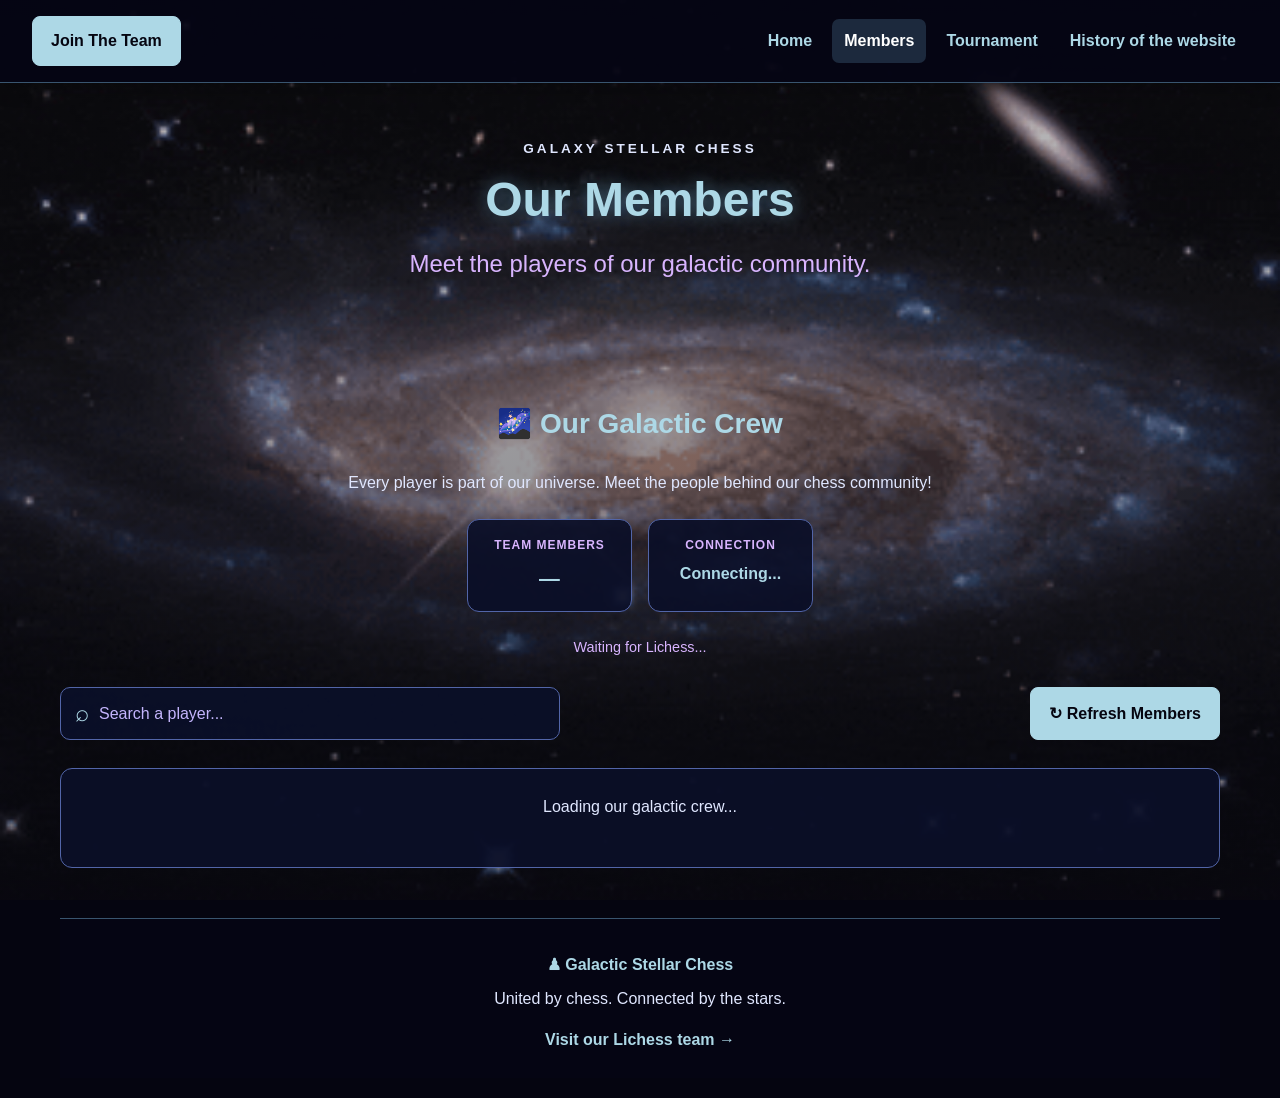
<file: members.html>
<!DOCTYPE html>
<html lang="en">
<head>
    <meta charset="UTF-8">
    <meta name="viewport" content="width=device-width, initial-scale=1.0">

    <title>Our Members | Galaxy Stellar Chess</title>

    <meta
        name="description"
        content="Meet the players of Galactic Stellar Chess, our Lichess chess community."
    >

    <link rel="stylesheet" href="style.css">

    <script src="members.js" defer></script>
</head>

<body>

    <!-- NAVIGATION -->
    <nav class="top-nav" aria-label="Main navigation">

        <a
            class="join-button"
            href="https://lichess.org/team/galaxy-stellar-chess"
            target="_blank"
            rel="noopener noreferrer"
        >
            Join The Team
        </a>

        <div class="top-nav-links">
            <a href="index.html">Home</a>
            <a href="members.html" aria-current="page">Members</a>
            <a href="tournament.html">Tournament</a>
            <a href="websitehistory.html">History of the website</a>
        </div>

    </nav>


    <!-- PAGE HEADER -->
    <header class="page-header">

        <p class="eyebrow">GALAXY STELLAR CHESS</p>

        <h1>Our Members</h1>

        <p class="subtitle">
            Meet the players of our galactic community.
        </p>

    </header>


    <!-- MAIN CONTENT -->
    <main class="members-page">

        <!-- TEAM INTRODUCTION -->
        <section class="members-info">

            <h2>🌌 Our Galactic Crew</h2>

            <p>
                Every player is part of our universe.
                Meet the people behind our chess community!
            </p>

            <div class="member-stats">

                <div class="stat-card">
                    <span class="stat-label">TEAM MEMBERS</span>
                    <span
                        id="member-count"
                        class="stat-number"
                    >—</span>
                </div>

                <div class="stat-card">
                    <span class="stat-label">CONNECTION</span>
                    <span
                        id="member-status"
                        class="status-text"
                    >Connecting...</span>
                </div>

            </div>

            <p
                id="last-update"
                class="last-update"
                aria-live="polite"
            >
                Waiting for Lichess...
            </p>

        </section>


        <!-- SEARCH AND REFRESH -->
        <section
            class="members-controls"
            aria-label="Member controls"
        >

            <div class="search-wrapper">

                <span aria-hidden="true">⌕</span>

                <input
                    type="search"
                    id="member-search"
                    placeholder="Search a player..."
                    aria-label="Search team members"
                    autocomplete="off"
                >

            </div>

            <button
                id="refresh-members"
                class="refresh-button"
                type="button"
            >
                ↻ Refresh Members
            </button>

        </section>


        <!-- MEMBER CARDS -->
        <section
            class="members-grid"
            id="members"
            aria-label="Team members"
            aria-live="polite"
            aria-busy="true"
        >

            <p class="members-message">
                Loading our galactic crew...
            </p>

        </section>


        <!-- FOOTER -->
        <footer class="members-footer">

            <p>♟ Galactic Stellar Chess</p>

            <p>
                United by chess. Connected by the stars.
            </p>

            <a
                href="https://lichess.org/team/galaxy-stellar-chess"
                target="_blank"
                rel="noopener noreferrer"
            >
                Visit our Lichess team →
            </a>

        </footer>

    </main>

</body>
</html>
</file>
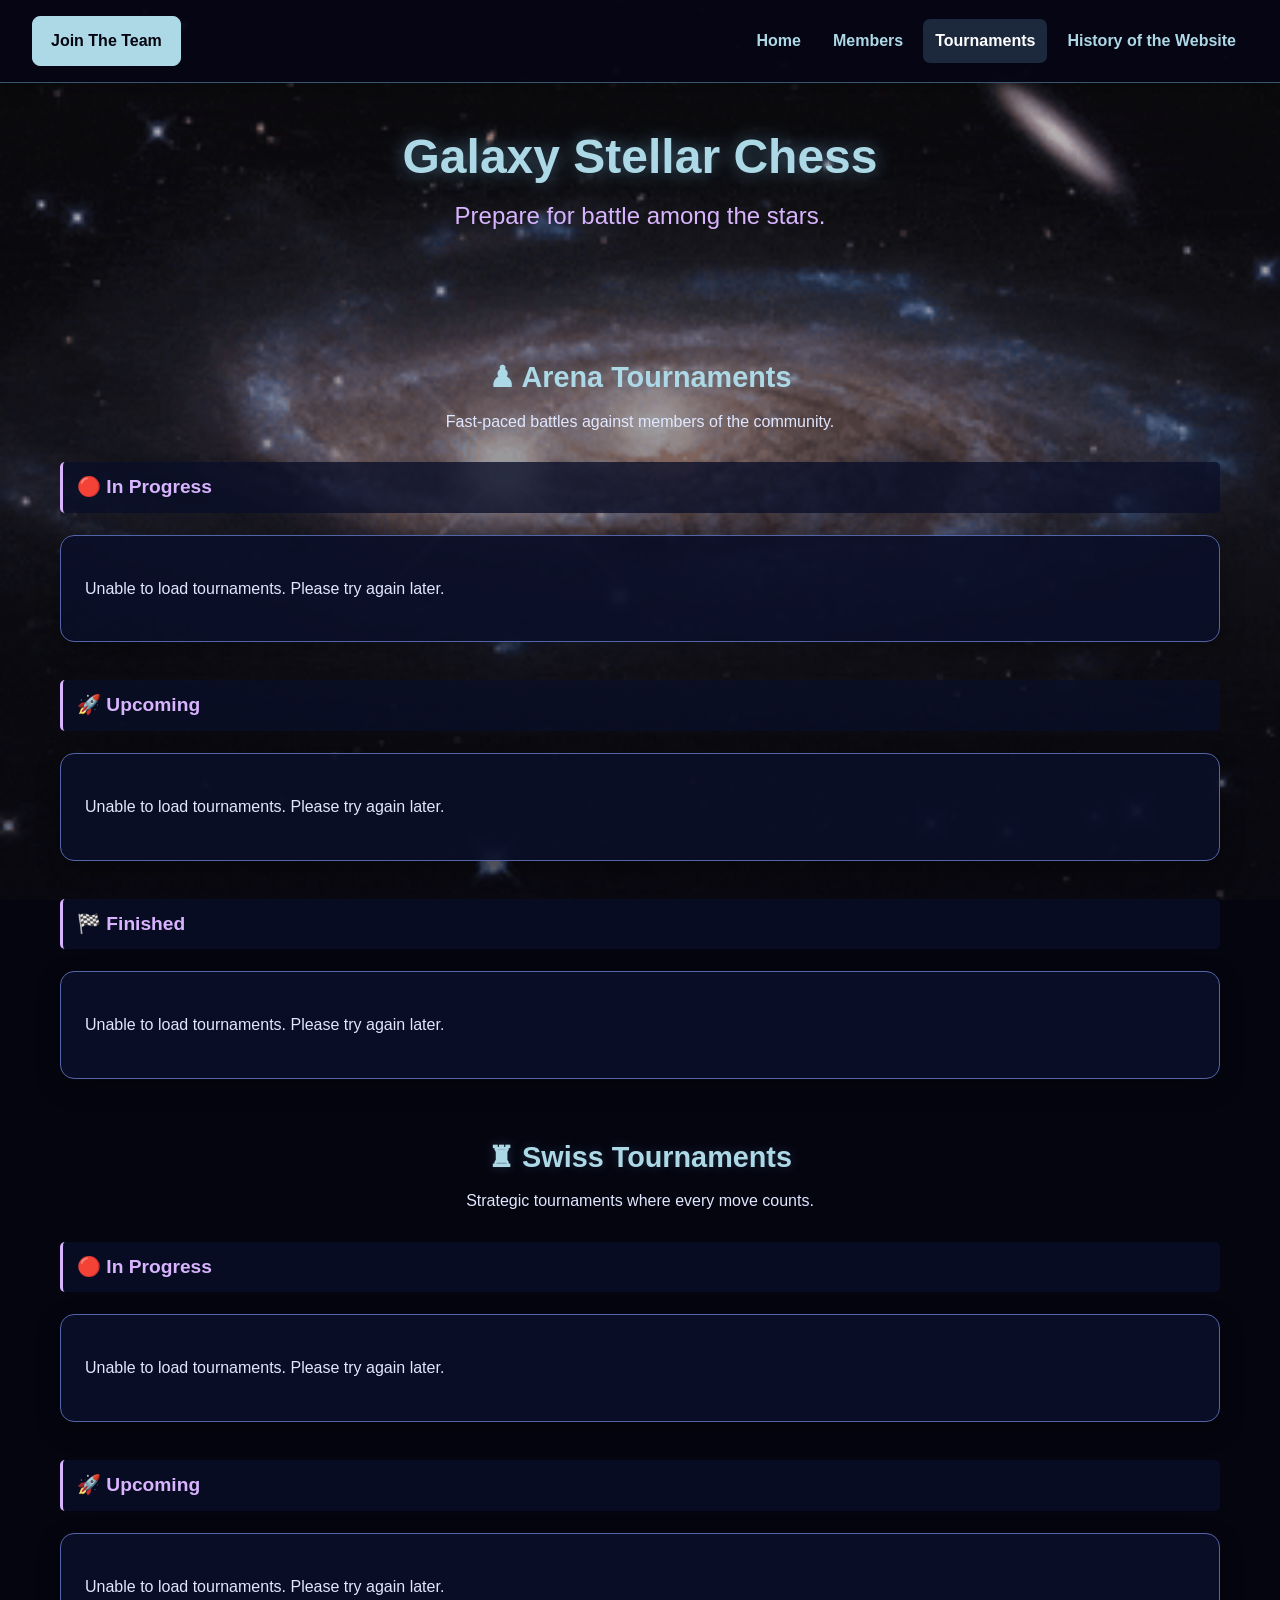
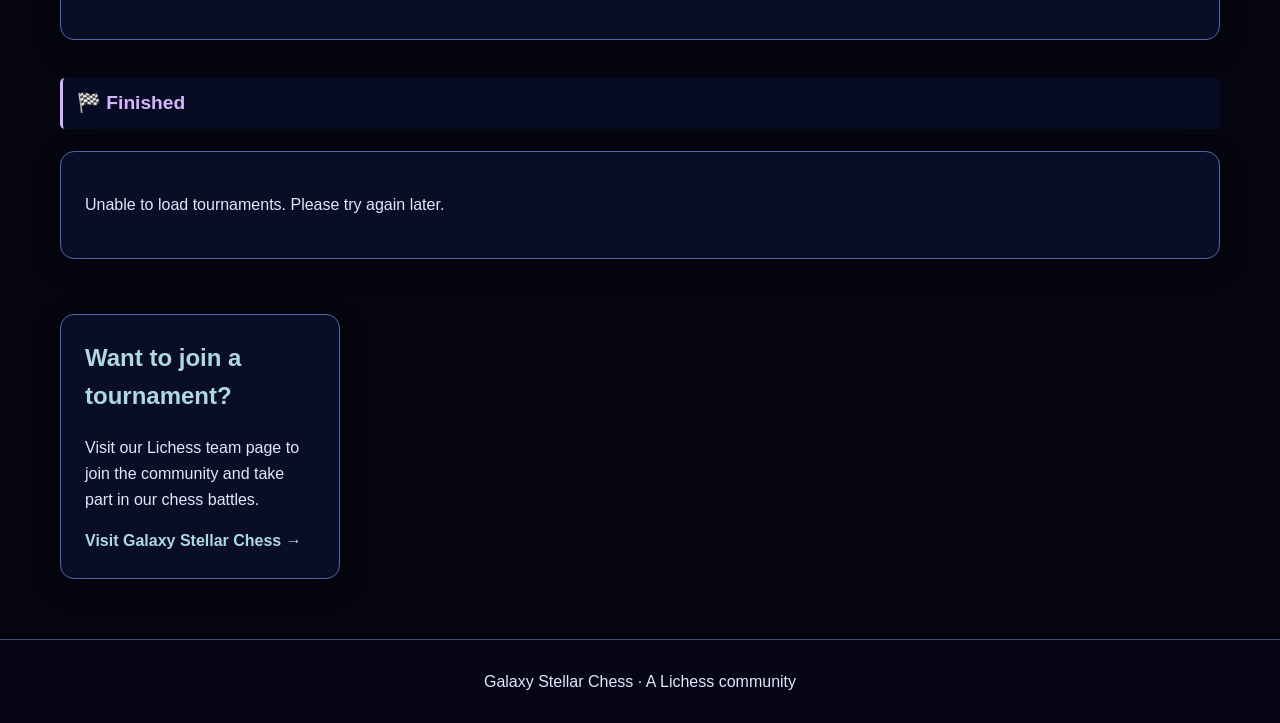
<file: tournament.html>
<!DOCTYPE html>
<html lang="en">
<head>
    <meta charset="UTF-8">
    <meta name="viewport" content="width=device-width, initial-scale=1.0">

    <title>Tournaments | Galaxy Stellar Chess</title>

    <link rel="stylesheet" href="style.css">
    <script src="tournament.js" defer></script>
</head>

<body>
    <nav class="top-nav">
        <a class="join-button"
           href="https://lichess.org/team/galaxy-stellar-chess"
           target="_blank"
           rel="noopener noreferrer">
            Join The Team
        </a>

        <div class="top-nav-links">
            <a href="index.html">Home</a>
            <a href="members.html">Members</a>
            <a href="tournament.html" aria-current="page">Tournaments</a>
            <a href="websitehistory.html">History of the Website</a>
        </div>
    </nav>

    <header>
        <h1>Galaxy Stellar Chess</h1>
        <p>Prepare for battle among the stars.</p>
    </header>

    <main class="tournament-page">
        <section class="tournament-section">
            <h2>♟ Arena Tournaments</h2>
            <p>Fast-paced battles against members of the community.</p>

            <div class="tournament-category">
                <h3>🔴 In Progress</h3>
                <div id="arenaCurrent" class="cards-container">
                    <article class="card">
                        <p>Loading ongoing Arena tournaments...</p>
                    </article>
                </div>
            </div>

            <div class="tournament-category">
                <h3>🚀 Upcoming</h3>
                <div id="arenaUpcoming" class="cards-container">
                    <article class="card">
                        <p>Loading upcoming Arena tournaments...</p>
                    </article>
                </div>
            </div>

            <div class="tournament-category">
                <h3>🏁 Finished</h3>
                <div id="arenaFinished" class="cards-container">
                    <article class="card">
                        <p>Loading finished Arena tournaments...</p>
                    </article>
                </div>
            </div>
        </section>

        <section class="tournament-section">
            <h2>♜ Swiss Tournaments</h2>
            <p>Strategic tournaments where every move counts.</p>

            <div class="tournament-category">
                <h3>🔴 In Progress</h3>
                <div id="swissCurrent" class="cards-container">
                    <article class="card">
                        <p>Loading ongoing Swiss tournaments...</p>
                    </article>
                </div>
            </div>

            <div class="tournament-category">
                <h3>🚀 Upcoming</h3>
                <div id="swissUpcoming" class="cards-container">
                    <article class="card">
                        <p>Loading upcoming Swiss tournaments...</p>
                    </article>
                </div>
            </div>

            <div class="tournament-category">
                <h3>🏁 Finished</h3>
                <div id="swissFinished" class="cards-container">
                    <article class="card">
                        <p>Loading finished Swiss tournaments...</p>
                    </article>
                </div>
            </div>
        </section>

        <section class="card">
            <h2>Want to join a tournament?</h2>
            <p>Visit our Lichess team page to join the community and take part in our chess battles.</p>
            <a href="https://lichess.org/team/galaxy-stellar-chess"
               target="_blank"
               rel="noopener noreferrer">
                Visit Galaxy Stellar Chess →
            </a>
        </section>
    </main>

    <footer>
        <p>Galaxy Stellar Chess · A Lichess community</p>
    </footer>
</body>
</html>
</file>
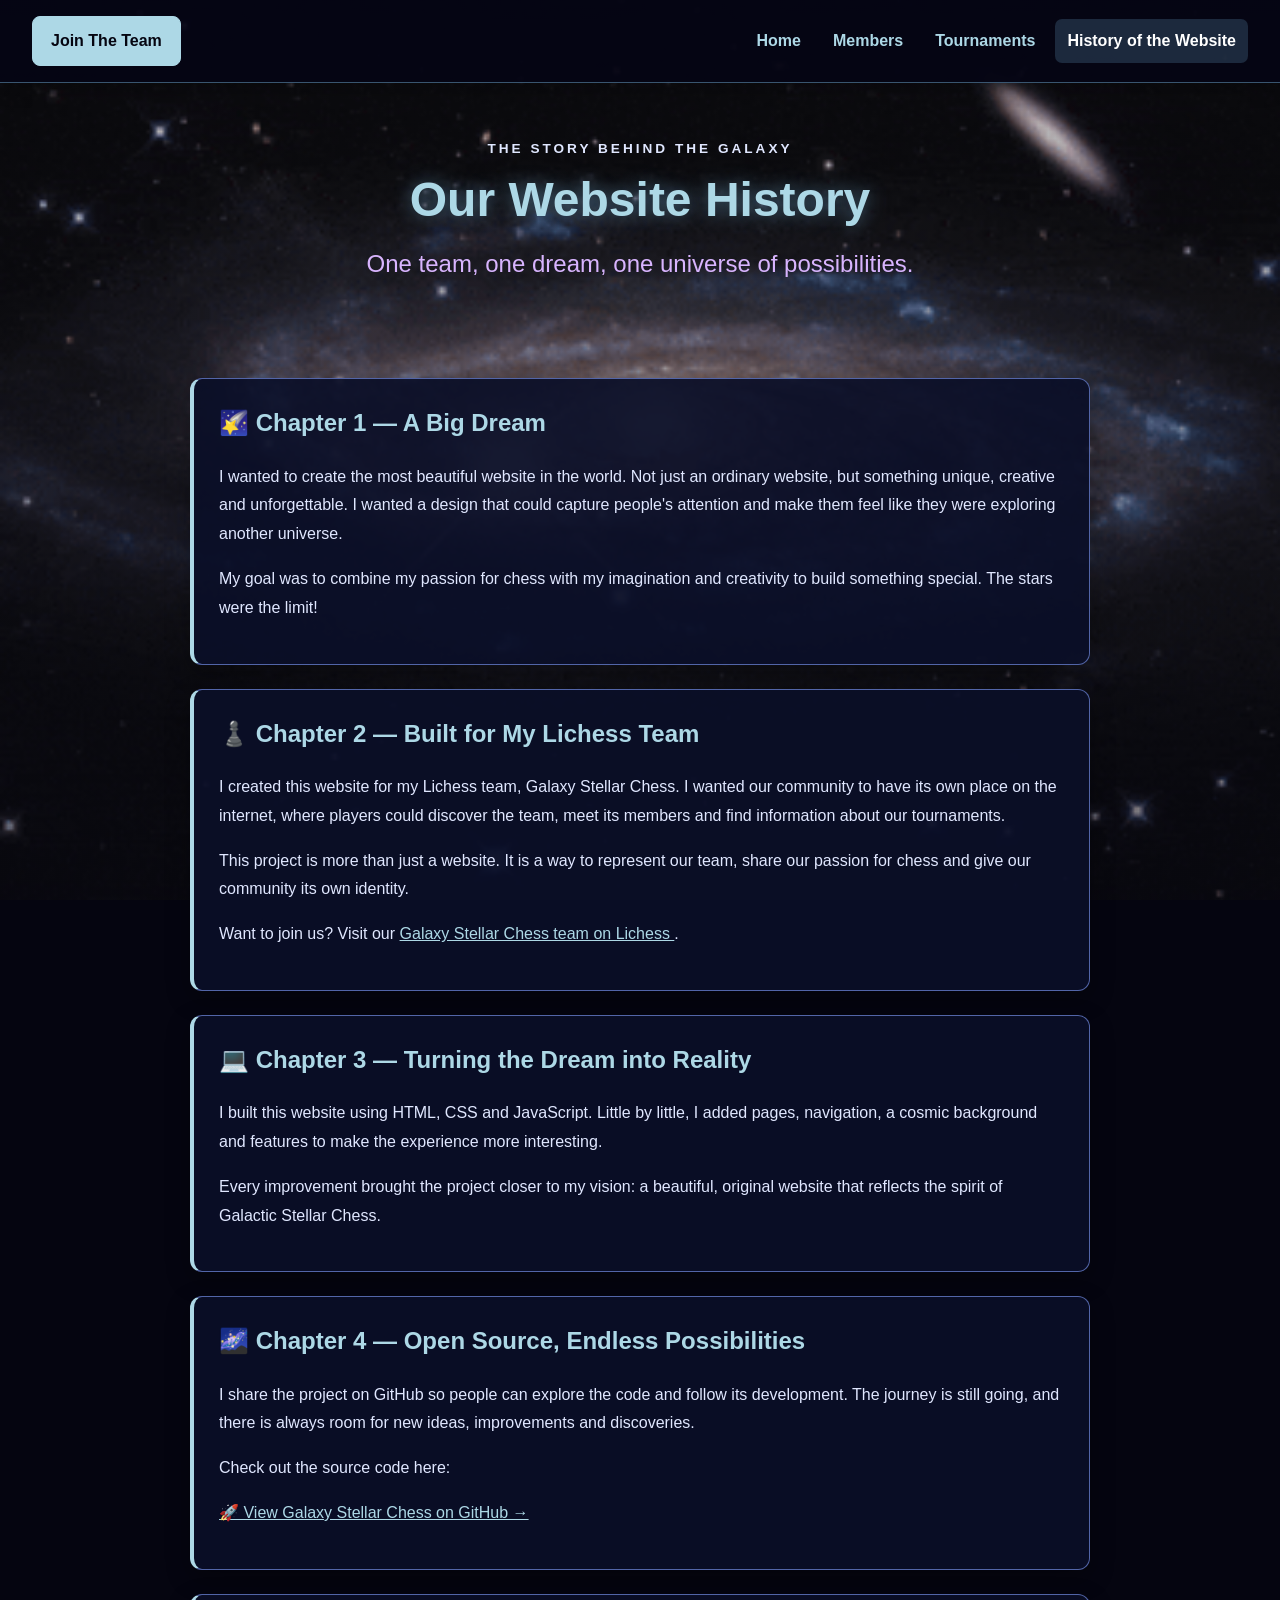
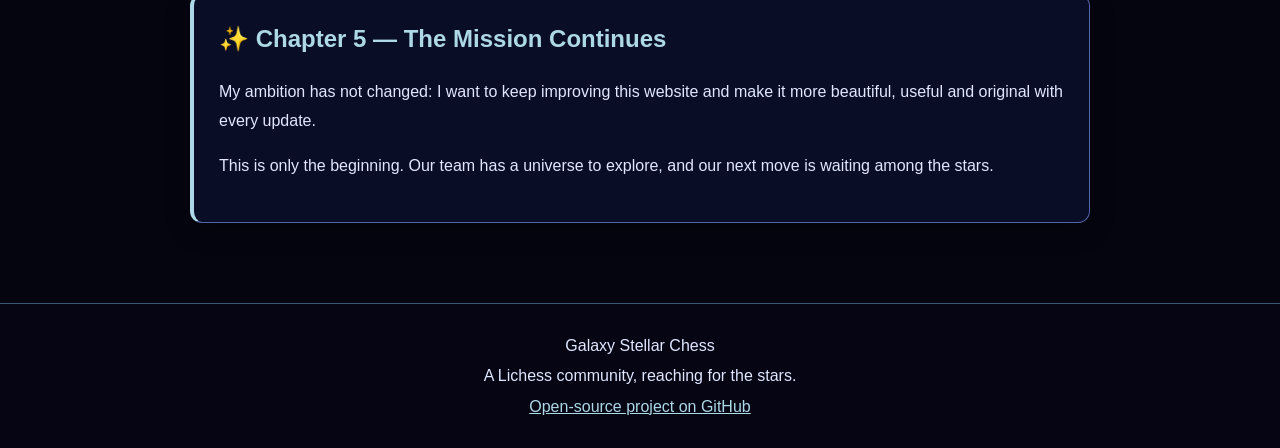
<file: websitehistory.html>
<!DOCTYPE html>
<html lang="en">
<head>
    <meta charset="UTF-8">
    <meta name="viewport" content="width=device-width, initial-scale=1.0">

    <title>Website History | Galaxy Stellar Chess</title>

    <link rel="stylesheet" href="style.css">
</head>

<body>

    <nav class="top-nav">
        <a class="join-button"
           href="https://lichess.org/team/galaxy-stellar-chess"
           target="_blank"
           rel="noopener noreferrer">
            Join The Team
        </a>

        <div class="top-nav-links">
            <a href="index.html">Home</a>
            <a href="members.html">Members</a>
            <a href="tournament.html">Tournaments</a>
            <a href="websitehistory.html" aria-current="page">
                History of the Website
            </a>
        </div>
    </nav>

    <header class="page-header">
        <p class="eyebrow">THE STORY BEHIND THE GALAXY</p>
        <h1>Our Website History</h1>
        <p class="subtitle">
            One team, one dream, one universe of possibilities.
        </p>
    </header>

    <main class="history-content">

        <section class="history-chapter">
            <h2>🌠 Chapter 1 — A Big Dream</h2>
            <p>
                I wanted to create the most beautiful website in the world.
                Not just an ordinary website, but something unique,
                creative and unforgettable. I wanted a design that could
                capture people's attention and make them feel like they
                were exploring another universe.
            </p>
            <p>
                My goal was to combine my passion for chess with my
                imagination and creativity to build something special.
                The stars were the limit!
            </p>
        </section>

        <section class="history-chapter">
            <h2>♟️ Chapter 2 — Built for My Lichess Team</h2>
            <p>
                I created this website for my Lichess team,
                Galaxy Stellar Chess. I wanted our community to have
                its own place on the internet, where players could
                discover the team, meet its members and find information
                about our tournaments.
            </p>
            <p>
                This project is more than just a website. It is a way
                to represent our team, share our passion for chess and
                give our community its own identity.
            </p>
            <p>
                Want to join us? Visit our
                <a href="https://lichess.org/team/galaxy-stellar-chess"
                   target="_blank"
                   rel="noopener noreferrer">
                    Galaxy Stellar Chess team on Lichess
                </a>.
            </p>
        </section>

        <section class="history-chapter">
            <h2>💻 Chapter 3 — Turning the Dream into Reality</h2>
            <p>
                I built this website using HTML, CSS and JavaScript.
                Little by little, I added pages, navigation, a cosmic
                background and features to make the experience more
                interesting.
            </p>
            <p>
                Every improvement brought the project closer to my vision:
                a beautiful, original website that reflects the spirit
                of Galactic Stellar Chess.
            </p>
        </section>

        <section class="history-chapter">
            <h2>🌌 Chapter 4 — Open Source, Endless Possibilities</h2>
            <p>
                I share the project on GitHub so people can explore
                the code and follow its development.
                The journey is still going, and there is always room
                for new ideas, improvements and discoveries.
            </p>
            <p>
                Check out the source code here:
            </p>
            <p>
                <a href="https://github.com/piratesboys/Galaxy-Stellar-Chess"
                   target="_blank"
                   rel="noopener noreferrer">
                    🚀 View Galaxy Stellar Chess on GitHub →
                </a>
            </p>
        </section>

        <section class="history-chapter">
            <h2>✨ Chapter 5 — The Mission Continues</h2>
            <p>
                My ambition has not changed: I want to keep improving
                this website and make it more beautiful, useful and
                original with every update.
            </p>
            <p>
                This is only the beginning. Our team has a universe
                to explore, and our next move is waiting among the stars.
            </p>
        </section>

    </main>

    <footer>
        <p>Galaxy Stellar Chess</p>
        <p>A Lichess community, reaching for the stars.</p>
        <p>
            <a href="https://github.com/piratesboys/Galaxy-Stellar-Chess"
               target="_blank"
               rel="noopener noreferrer">
                Open-source project on GitHub
            </a>
        </p>
    </footer>

</body>
</html>
</file>
<file: style.css>
/* ==========================================
   1. GLOBAL SETTINGS
========================================== */

* {
    box-sizing: border-box;
}

:root {
    --space-dark: #050510;
    --card-background: rgba(10, 15, 40, 0.92);
    --light-blue: lightblue;
    --purple: #d8b4fe;
    --white: #ffffff;
    --muted: #e0e7ff;
    --border: rgba(135, 206, 250, 0.4);
    --card-border: #5265a8;
    --shadow: 0 8px 25px rgba(0, 0, 0, 0.3);
    --glow: 0 0 20px rgba(135, 206, 250, 0.15);
}

html {
    scroll-behavior: smooth;
}

body {
    min-height: 100vh;
    margin: 0;
    font-family: Arial, Helvetica, sans-serif;
    line-height: 1.6;
    color: var(--white);

    background-color: var(--space-dark);
    background-image:
        linear-gradient(rgba(5, 5, 16, 0.25), rgba(5, 5, 16, 0.55)),
        url("./image/image.gif");
    background-position: center;
    background-repeat: no-repeat;
    background-size: cover;
    background-attachment: fixed;
}

img {
    max-width: 100%;
}

a {
    color: var(--light-blue);
}

button,
input {
    font: inherit;
}

button,
a {
    -webkit-tap-highlight-color: transparent;
}

button:focus-visible,
input:focus-visible,
a:focus-visible {
    outline: 2px solid var(--white);
    outline-offset: 4px;
}

::selection {
    color: var(--space-dark);
    background: var(--purple);
}


/* ==========================================
   2. NAVIGATION
========================================== */

.top-nav {
    position: relative;
    z-index: 10;

    display: flex;
    align-items: center;
    justify-content: space-between;
    flex-wrap: wrap;
    gap: 18px;

    padding: 16px 32px;

    background: rgba(5, 5, 20, 0.94);
    border-bottom: 1px solid var(--border);
    box-shadow: 0 4px 20px rgba(0, 0, 0, 0.2);
}

.top-nav a {
    font-weight: bold;
    text-decoration: none;
    transition: 0.25s ease;
}

.top-nav-links {
    display: flex;
    align-items: center;
    justify-content: center;
    flex-wrap: wrap;
    gap: 8px;
}

.top-nav-links a {
    padding: 9px 12px;
    color: var(--light-blue);
    border-radius: 7px;
}

.top-nav-links a:hover,
.top-nav-links a[aria-current="page"] {
    color: var(--white);
    background: rgba(135, 206, 250, 0.18);
}

.join-button {
    display: inline-block;
    flex-shrink: 0;

    padding: 11px 18px;

    color: var(--space-dark);
    background: var(--light-blue);
    border: 1px solid var(--light-blue);
    border-radius: 8px;

    font-weight: bold;
    text-align: center;
    text-decoration: none;
    white-space: nowrap;

    transition: 0.25s ease;
}

.join-button:hover {
    color: var(--space-dark);
    background: var(--white);
    border-color: var(--white);
    transform: translateY(-2px);
}


/* ==========================================
   3. PAGE HEADERS
========================================== */

header {
    margin: 10px 20px 30px;
    padding: 35px 20px 45px;
    text-align: center;
    background: transparent;
}

header h1 {
    margin: 0 0 12px;
    color: var(--light-blue);
    font-size: clamp(2rem, 5vw, 3rem);
    line-height: 1.2;
    text-shadow: 0 0 18px rgba(135, 206, 250, 0.45);
}

header p {
    margin: 10px 0 0;
    color: var(--purple);
    font-size: clamp(1.1rem, 3vw, 1.5rem);
}

.page-header .eyebrow {
    margin-bottom: 12px;
    color: var(--muted);
    font-size: 0.85rem;
    font-weight: bold;
    letter-spacing: 3px;
}

.page-header .subtitle {
    margin-top: 16px;
}


/* ==========================================
   4. GENERAL CARDS
========================================== */

.cards-container {
    display: flex;
    align-items: stretch;
    justify-content: center;
    flex-wrap: wrap;
    gap: 24px;

    width: 100%;
    padding: 25px 20px;
}

.card {
    width: 280px;
    max-width: 100%;
    padding: 24px;

    color: var(--white);
    background: var(--card-background);
    border: 1px solid var(--card-border);
    border-radius: 14px;
    box-shadow: var(--shadow);

    transition:
        transform 0.25s ease,
        border-color 0.25s ease,
        box-shadow 0.25s ease;
}

.card h2 {
    margin-top: 0;
    color: var(--light-blue);
}

.card p {
    color: var(--muted);
}

.card a {
    color: var(--light-blue);
    font-weight: bold;
    text-decoration: none;
}

.card a:hover {
    color: var(--white);
    text-decoration: underline;
}

.card:hover {
    border-color: var(--light-blue);
    box-shadow: var(--shadow), var(--glow);
    transform: translateY(-4px);
}


/* ==========================================
   5. WEBSITE HISTORY
========================================== */

.history-content {
    display: flex;
    flex-direction: column;
    gap: 24px;

    width: calc(100% - 32px);
    max-width: 900px;
    margin: 0 auto;
    padding: 20px 0 40px;
}

.history-chapter {
    padding: 25px;

    background: var(--card-background);
    border: 1px solid var(--card-border);
    border-left: 4px solid var(--light-blue);
    border-radius: 12px;
    box-shadow: var(--shadow);

    transition: transform 0.25s ease, border-color 0.25s ease;
}

.history-chapter h2 {
    margin-top: 0;
    color: var(--light-blue);
}

.history-chapter p {
    color: var(--muted);
    line-height: 1.8;
}

.history-chapter:hover {
    border-color: var(--light-blue);
    transform: translateX(4px);
}


/* ==========================================
   6. MEMBERS PAGE
========================================== */

.members-page {
    width: 100%;
    max-width: 1200px;
    margin: 0 auto;
    padding: 20px;
}

.members-info {
    margin-bottom: 28px;
    color: var(--muted);
    text-align: center;
}

.members-info h2 {
    color: var(--light-blue);
    font-size: 1.75rem;
}

.members-info p {
    margin: 8px 0;
}

#member-count {
    color: var(--light-blue);
    font-size: 1.3rem;
    font-weight: bold;
}

#last-update {
    color: var(--purple);
    font-size: 0.9rem;
}


/* Member statistics */

.member-stats {
    display: flex;
    justify-content: center;
    flex-wrap: wrap;
    gap: 16px;
    margin: 24px auto;
}

.stat-card {
    display: flex;
    flex-direction: column;
    align-items: center;
    gap: 6px;

    min-width: 165px;
    padding: 16px 24px;

    background: var(--card-background);
    border: 1px solid var(--card-border);
    border-radius: 12px;
}

.stat-label {
    color: var(--purple);
    font-size: 0.75rem;
    font-weight: bold;
    letter-spacing: 1px;
}

.stat-number {
    color: var(--light-blue);
    font-size: 1.8rem;
    font-weight: bold;
}

.status-text {
    color: var(--light-blue);
    font-weight: bold;
}


/* Search and refresh controls */

.members-controls {
    display: flex;
    align-items: center;
    justify-content: space-between;
    flex-wrap: wrap;
    gap: 14px;
    margin: 28px 0;
}

.search-wrapper {
    display: flex;
    align-items: center;
    gap: 10px;

    flex: 1;
    min-width: 180px;
    max-width: 500px;
    padding: 0 14px;

    background: rgba(10, 15, 40, 0.95);
    border: 1px solid var(--card-border);
    border-radius: 10px;

    transition: border-color 0.2s ease;
}

.search-wrapper:focus-within {
    border-color: var(--light-blue);
}

.search-wrapper span {
    color: var(--light-blue);
    font-size: 1.5rem;
}

.search-wrapper input {
    width: 100%;
    min-width: 0;
    padding: 13px 0;

    color: var(--white);
    background: transparent;
    border: none;
    outline: none;
}

.search-wrapper input::placeholder {
    color: #c4b5fd;
}

.search-wrapper input:focus-visible {
    outline: none;
}

.refresh-button {
    padding: 13px 18px;

    color: var(--space-dark);
    background: var(--light-blue);
    border: 1px solid var(--light-blue);
    border-radius: 8px;

    font-weight: bold;
    cursor: pointer;

    transition: 0.25s ease;
}

.refresh-button:hover:not(:disabled) {
    background: var(--white);
    border-color: var(--white);
    transform: translateY(-2px);
}

.refresh-button:disabled {
    opacity: 0.6;
    cursor: wait;
}


/* Members grid */

.members-grid {
    display: grid;
    grid-template-columns: repeat(auto-fit, minmax(180px, 1fr));
    align-items: stretch;
    gap: 20px;

    min-height: 100px;
}


/* Individual member cards */

.member-card {
    display: flex;
    flex-direction: column;
    align-items: center;
    justify-content: center;
    gap: 14px;

    min-width: 0;
    padding: 24px 16px;

    color: var(--white);
    text-align: center;
    text-decoration: none;
    overflow-wrap: anywhere;

    background: var(--card-background);
    border: 1px solid var(--card-border);
    border-radius: 16px;
    box-shadow: var(--shadow);

    transition:
        transform 0.25s ease,
        border-color 0.25s ease,
        background-color 0.25s ease,
        box-shadow 0.25s ease;
}

.member-card:hover {
    color: var(--white);
    background: rgba(25, 35, 75, 0.96);
    border-color: var(--light-blue);
    box-shadow: var(--shadow), var(--glow);
    transform: translateY(-5px);
}

.member-card:focus-visible {
    outline: 3px solid var(--white);
    outline-offset: 4px;
}

.member-avatar {
    display: block;
    flex-shrink: 0;

    width: 88px;
    height: 88px;

    object-fit: cover;
    border: 3px solid var(--light-blue);
    border-radius: 50%;
    background: #15152e;
}

.member-name {
    max-width: 100%;
    color: var(--light-blue);
    font-size: 1.05rem;
    font-weight: bold;
    overflow-wrap: anywhere;
}


/* Loading, empty and error messages */

.members-message {
    grid-column: 1 / -1;

    width: 100%;
    margin: 0;
    padding: 25px;

    color: var(--muted);
    text-align: center;

    background: var(--card-background);
    border: 1px solid var(--card-border);
    border-radius: 12px;
}


/* Members footer */

.members-footer {
    margin-top: 50px;
    padding: 25px 15px;

    text-align: center;
    border-top: 1px solid var(--border);
}

.members-footer p {
    margin: 8px 0;
    color: var(--muted);
}

.members-footer p:first-child {
    color: var(--light-blue);
    font-weight: bold;
}

.members-footer a {
    display: inline-block;
    margin-top: 8px;
    color: var(--light-blue);
    font-weight: bold;
    text-decoration: none;
}

.members-footer a:hover {
    color: var(--white);
    text-decoration: underline;
}


/* ==========================================
   7. TOURNAMENT PAGE
========================================== */

.tournament-page {
    width: 100%;
    max-width: 1200px;
    margin: 0 auto;
    padding: 20px;
}

.tournament-section {
    margin-bottom: 45px;
}

.tournament-section > h2 {
    margin-bottom: 8px;
    color: var(--light-blue);
    font-size: 1.8rem;
    text-align: center;
    text-shadow: 0 0 12px rgba(135, 206, 250, 0.2);
}

.tournament-section > p {
    margin: 0 0 25px;
    color: var(--muted);
    text-align: center;
}

.tournament-category {
    margin: 28px 0;
}

.tournament-category > h3 {
    margin: 0 0 12px;
    padding: 10px 14px;

    color: var(--purple);
    font-size: 1.2rem;

    background: rgba(10, 15, 40, 0.78);
    border-left: 3px solid var(--purple);
    border-radius: 5px;
}


/* Tournament lists */

.tournament-grid {
    display: grid;
    grid-template-columns: repeat(auto-fit, minmax(240px, 1fr));
    align-items: stretch;
    gap: 20px;
}

.tournament-category .cards-container {
    display: grid;
    grid-template-columns: repeat(auto-fit, minmax(240px, 1fr));
    align-items: stretch;
    justify-content: stretch;
    gap: 20px;

    padding: 10px 0;
}


/* Tournament cards generated by JavaScript */

.tournament-card {
    width: 100%;
    min-width: 0;
    padding: 24px;

    color: var(--white);
    background: var(--card-background);
    border: 1px solid var(--card-border);
    border-radius: 14px;
    box-shadow: var(--shadow);

    overflow-wrap: anywhere;

    transition:
        transform 0.25s ease,
        border-color 0.25s ease,
        box-shadow 0.25s ease;
}

.tournament-card h2,
.tournament-card h3 {
    margin-top: 0;
    color: var(--light-blue);
}

.tournament-card h2 {
    font-size: 1.25rem;
}

.tournament-card p {
    color: var(--muted);
}

.tournament-card a {
    display: inline-block;
    margin-top: 10px;
    color: var(--light-blue);
    font-weight: bold;
    text-decoration: none;
}

.tournament-card a:hover {
    color: var(--white);
    text-decoration: underline;
}

.tournament-card:hover {
    border-color: var(--light-blue);
    box-shadow: var(--shadow), var(--glow);
    transform: translateY(-4px);
}


/* Tournament icons */

.tournament-icon {
    margin-bottom: 10px;
    font-size: 2.2rem;
}


/* Shared empty and error messages */

.tournament-category .card {
    width: 100%;
    min-width: 0;
}

.tournament-category .members-message,
.tournament-category .tournament-message {
    grid-column: 1 / -1;

    width: 100%;
    margin: 0;
    padding: 22px;

    color: var(--muted);
    text-align: center;

    background: var(--card-background);
    border: 1px solid var(--card-border);
    border-radius: 12px;
}


/* Tournament intro and footer */

.tournament-intro,
.tournament-footer {
    max-width: 850px;
    margin: 30px auto;
    padding: 28px;

    text-align: center;

    background: var(--card-background);
    border: 1px solid var(--card-border);
    border-radius: 14px;
    box-shadow: var(--shadow);
}

.tournament-intro h2,
.tournament-footer h2 {
    color: var(--light-blue);
}

.tournament-intro p,
.tournament-footer p {
    color: var(--muted);
    line-height: 1.7;
}

.tournament-footer a {
    color: var(--light-blue);
    font-weight: bold;
    text-decoration: none;
}

.tournament-footer a:hover {
    color: var(--white);
    text-decoration: underline;
}


/* Tournament buttons */

.tournament-button {
    display: inline-block;
    margin-top: 12px;
    padding: 12px 20px;

    color: var(--space-dark);
    background: var(--light-blue);
    border: 1px solid var(--light-blue);
    border-radius: 8px;

    font-weight: bold;
    text-decoration: none;

    transition: 0.25s ease;
}

.tournament-button:hover {
    color: var(--space-dark);
    background: var(--white);
    border-color: var(--white);
    transform: translateY(-2px);
}


/* ==========================================
   8. GENERAL FOOTER
========================================== */

footer {
    margin-top: 40px;
    padding: 24px 16px;

    color: var(--muted);
    text-align: center;

    background: rgba(5, 5, 20, 0.85);
    border-top: 1px solid var(--border);
}

footer p {
    margin: 5px 0;
}


/* ==========================================
   9. RESPONSIVE DESIGN
========================================== */

@media (max-width: 750px) {
    .top-nav {
        flex-direction: column;
        justify-content: center;
        padding: 16px;
        gap: 12px;
    }

    .top-nav-links {
        justify-content: center;
        gap: 4px;
    }

    .top-nav-links a {
        padding: 8px;
        font-size: 0.88rem;
    }

    header {
        margin: 15px 10px 25px;
        padding: 25px 12px 35px;
    }

    .cards-container {
        gap: 16px;
        padding: 20px 16px;
    }

    .card {
        width: 100%;
        max-width: 420px;
    }

    .history-content {
        gap: 16px;
    }

    .history-chapter {
        padding: 20px;
    }

    .members-controls {
        flex-direction: column;
        align-items: stretch;
    }

    .search-wrapper {
        width: 100%;
        max-width: none;
    }

    .refresh-button {
        width: 100%;
    }

    .members-grid {
        grid-template-columns: repeat(auto-fit, minmax(150px, 1fr));
        gap: 14px;
    }

    .tournament-page {
        padding: 16px;
    }

    .tournament-section {
        margin-bottom: 32px;
    }

    .tournament-category .cards-container,
    .tournament-grid {
        grid-template-columns: repeat(auto-fit, minmax(220px, 1fr));
        gap: 14px;
    }

    .tournament-intro,
    .tournament-footer {
        padding: 22px 16px;
    }
}


/* ==========================================
   10. SMALL MOBILE SCREENS
========================================== */

@media (max-width: 500px) {
    header h1 {
        font-size: 2rem;
    }

    header p {
        font-size: 1.1rem;
    }

    .members-page {
        padding: 16px;
    }

    .members-grid {
        grid-template-columns: repeat(2, minmax(0, 1fr));
        gap: 12px;
    }

    .member-card {
        padding: 18px 10px;
    }

    .member-avatar {
        width: 68px;
        height: 68px;
    }

    .member-name {
        font-size: 0.9rem;
    }

    .stat-card {
        min-width: 130px;
        padding: 14px;
    }

    .tournament-category .cards-container,
    .tournament-grid {
        grid-template-columns: 1fr;
    }

    .tournament-card {
        padding: 20px;
    }
}

@media (max-width: 350px) {
    .members-grid {
        grid-template-columns: 1fr;
    }

    .top-nav-links {
        gap: 2px;
    }

    .top-nav-links a {
        padding: 7px;
        font-size: 0.75rem;
    }
}


/* ==========================================
   11. REDUCED MOTION ACCESSIBILITY
========================================== */

@media (prefers-reduced-motion: reduce) {
    *,
    *::before,
    *::after {
        scroll-behavior: auto !important;
        animation-duration: 0.01ms !important;
        animation-iteration-count: 1 !important;
        transition-duration: 0.01ms !important;
    }
}


/* Connexion Lichess */
.lichess-login {
  max-width: 620px;
  margin: 40px auto;
  padding: 28px;
  text-align: center;
  color: #f4f2ff;
  border: 1px solid rgba(151, 120, 255, 0.4);
  border-radius: 16px;
  background: rgba(15, 18, 43, 0.88);
  box-shadow: 0 0 24px rgba(111, 78, 255, 0.12);
}

.lichess-login button {
  cursor: pointer;
  font: inherit;
}

.lichess-login a {
  color: #b9a7ff;
}

#lichess-message {
  overflow-wrap: anywhere;
  margin-top: 16px;
}

#lichess-team-status {
  color: #9ee7bd;
}

#lichess-profile[hidden],
#lichess-login-btn[hidden] {
  display: none;
}
</file>
